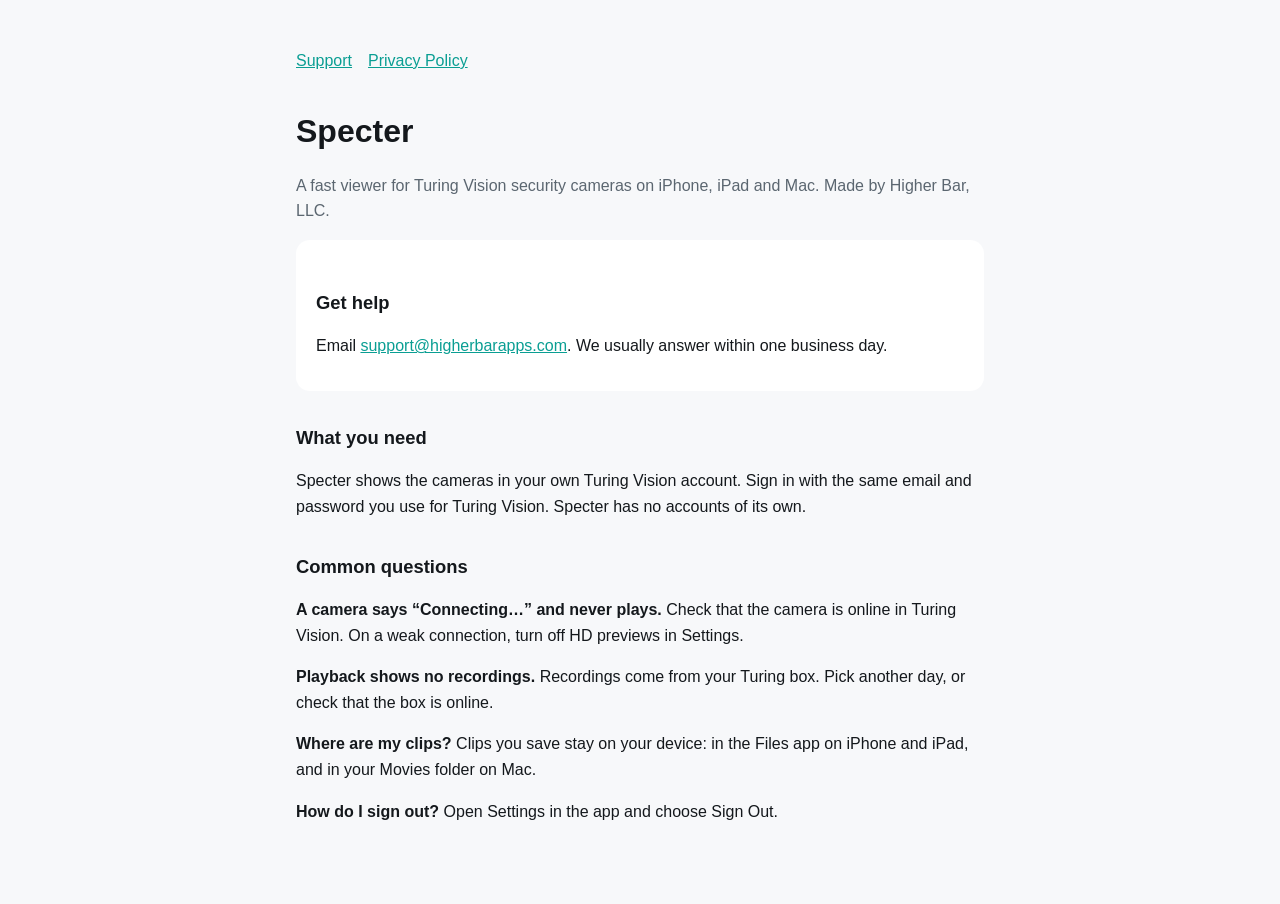
<file: index.html>
<!doctype html>
<html lang="en"><head><meta charset="utf-8"><meta name="viewport" content="width=device-width,initial-scale=1">
<title>Specter Support</title><link rel="stylesheet" href="style.css"></head>
<body><main>
<nav><a href="./">Support</a><a href="privacy.html">Privacy Policy</a></nav>
<h1>Specter</h1>
<p class="muted">A fast viewer for Turing Vision security cameras on iPhone, iPad and Mac. Made by Higher Bar, LLC.</p>

<div class="card">
<h2>Get help</h2>
<p>Email <a href="mailto:support@higherbarapps.com">support@higherbarapps.com</a>. We usually answer within one business day.</p>
</div>

<h2>What you need</h2>
<p>Specter shows the cameras in your own Turing Vision account. Sign in with the same email and password you use for Turing Vision. Specter has no accounts of its own.</p>

<h2>Common questions</h2>
<p><strong>A camera says “Connecting…” and never plays.</strong> Check that the camera is online in Turing Vision. On a weak connection, turn off HD previews in Settings.</p>
<p><strong>Playback shows no recordings.</strong> Recordings come from your Turing box. Pick another day, or check that the box is online.</p>
<p><strong>Where are my clips?</strong> Clips you save stay on your device: in the Files app on iPhone and iPad, and in your Movies folder on Mac.</p>
<p><strong>How do I sign out?</strong> Open Settings in the app and choose Sign Out.</p>
</main></body></html>
</file>
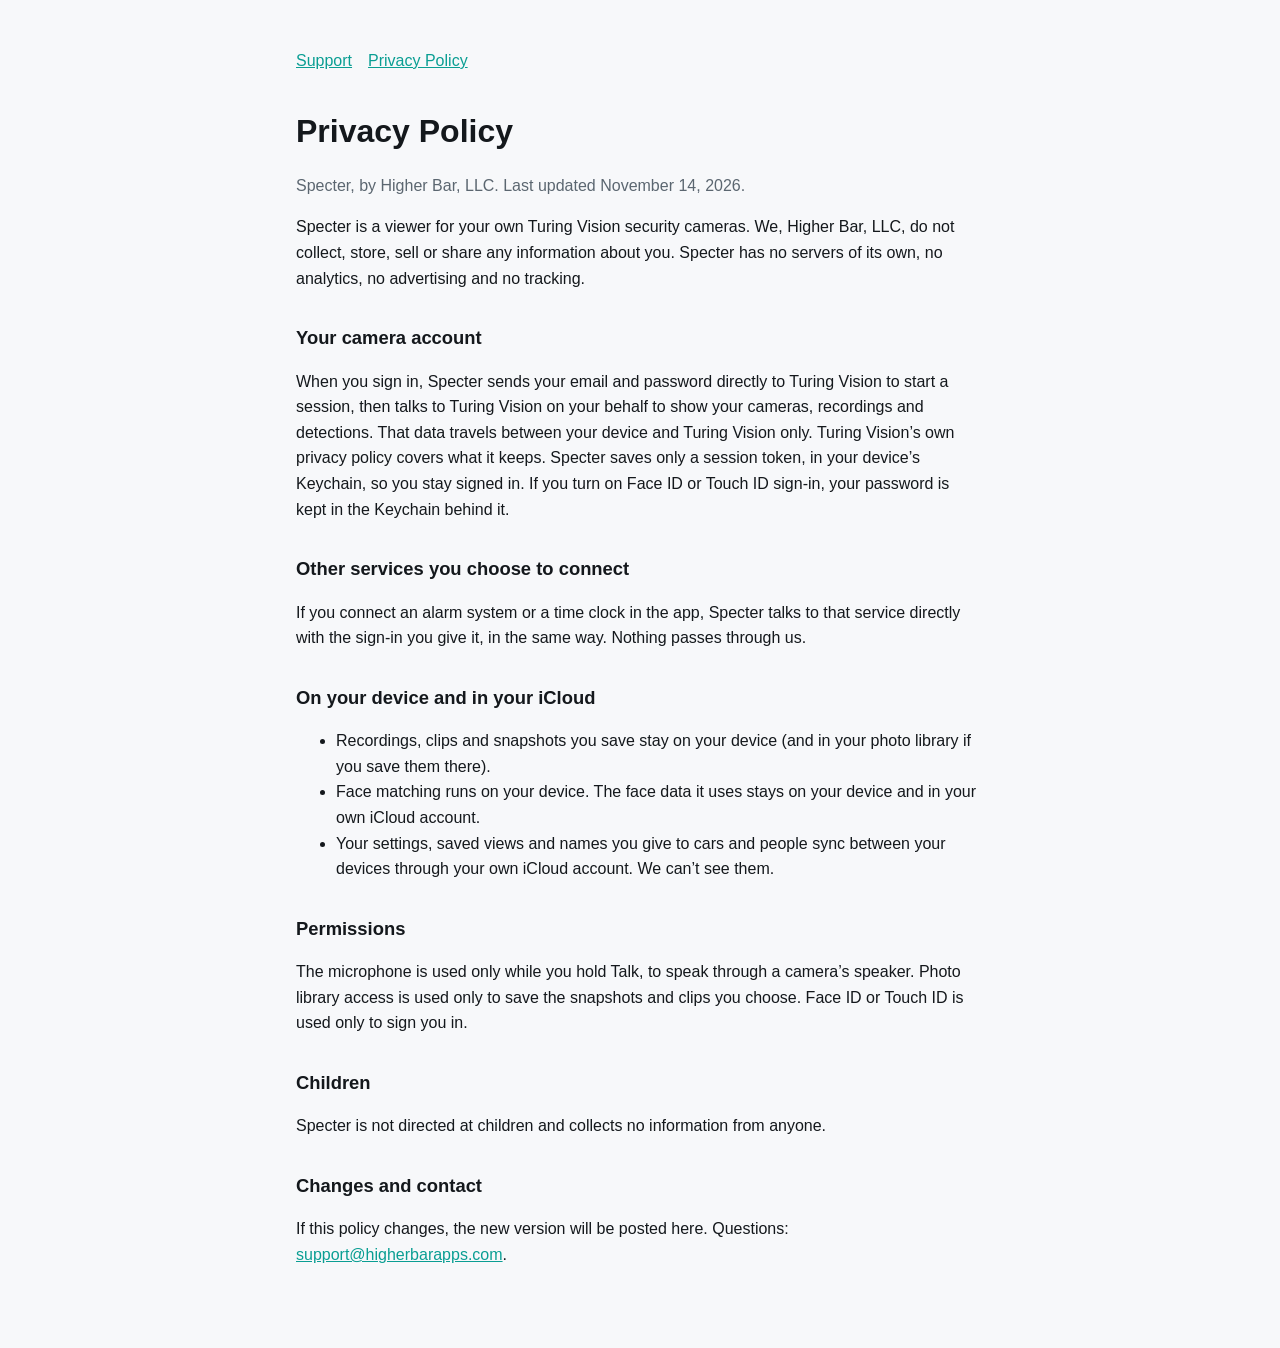
<file: privacy.html>
<!doctype html>
<html lang="en"><head><meta charset="utf-8"><meta name="viewport" content="width=device-width,initial-scale=1">
<title>Specter Privacy</title><link rel="stylesheet" href="style.css"></head>
<body><main>
<nav><a href="./">Support</a><a href="privacy.html">Privacy Policy</a></nav>
<h1>Privacy Policy</h1>
<p class="muted">Specter, by Higher Bar, LLC. Last updated November 14, 2026.</p>

<p>Specter is a viewer for your own Turing Vision security cameras. We, Higher Bar, LLC, do not collect, store, sell or share any information about you. Specter has no servers of its own, no analytics, no advertising and no tracking.</p>

<h2>Your camera account</h2>
<p>When you sign in, Specter sends your email and password directly to Turing Vision to start a session, then talks to Turing Vision on your behalf to show your cameras, recordings and detections. That data travels between your device and Turing Vision only. Turing Vision’s own privacy policy covers what it keeps. Specter saves only a session token, in your device’s Keychain, so you stay signed in. If you turn on Face ID or Touch ID sign-in, your password is kept in the Keychain behind it.</p>

<h2>Other services you choose to connect</h2>
<p>If you connect an alarm system or a time clock in the app, Specter talks to that service directly with the sign-in you give it, in the same way. Nothing passes through us.</p>

<h2>On your device and in your iCloud</h2>
<ul>
<li>Recordings, clips and snapshots you save stay on your device (and in your photo library if you save them there).</li>
<li>Face matching runs on your device. The face data it uses stays on your device and in your own iCloud account.</li>
<li>Your settings, saved views and names you give to cars and people sync between your devices through your own iCloud account. We can’t see them.</li>
</ul>

<h2>Permissions</h2>
<p>The microphone is used only while you hold Talk, to speak through a camera’s speaker. Photo library access is used only to save the snapshots and clips you choose. Face ID or Touch ID is used only to sign you in.</p>

<h2>Children</h2>
<p>Specter is not directed at children and collects no information from anyone.</p>

<h2>Changes and contact</h2>
<p>If this policy changes, the new version will be posted here. Questions: <a href="mailto:support@higherbarapps.com">support@higherbarapps.com</a>.</p>
</main></body></html>
</file>
<file: style.css>
:root{--bg:#0b0e12;--fg:#e8ecef;--muted:#9aa4ad;--accent:#19d3c5;--card:#151a20}
@media (prefers-color-scheme: light){:root{--bg:#f7f8fa;--fg:#14181c;--muted:#5b6670;--accent:#0a9e93;--card:#fff}}
*{box-sizing:border-box}body{margin:0;background:var(--bg);color:var(--fg);font:16px/1.6 -apple-system,BlinkMacSystemFont,"Segoe UI",sans-serif}
main{max-width:720px;margin:0 auto;padding:48px 16px 64px}h1{font-size:2rem;margin:0 0 4px}h2{font-size:1.15rem;margin:32px 0 8px}
p,li{color:var(--fg)}.muted{color:var(--muted)}a{color:var(--accent)}nav{display:flex;gap:16px;margin-bottom:32px}
.card{background:var(--card);border-radius:14px;padding:16px 20px;margin:16px 0}
</file>
